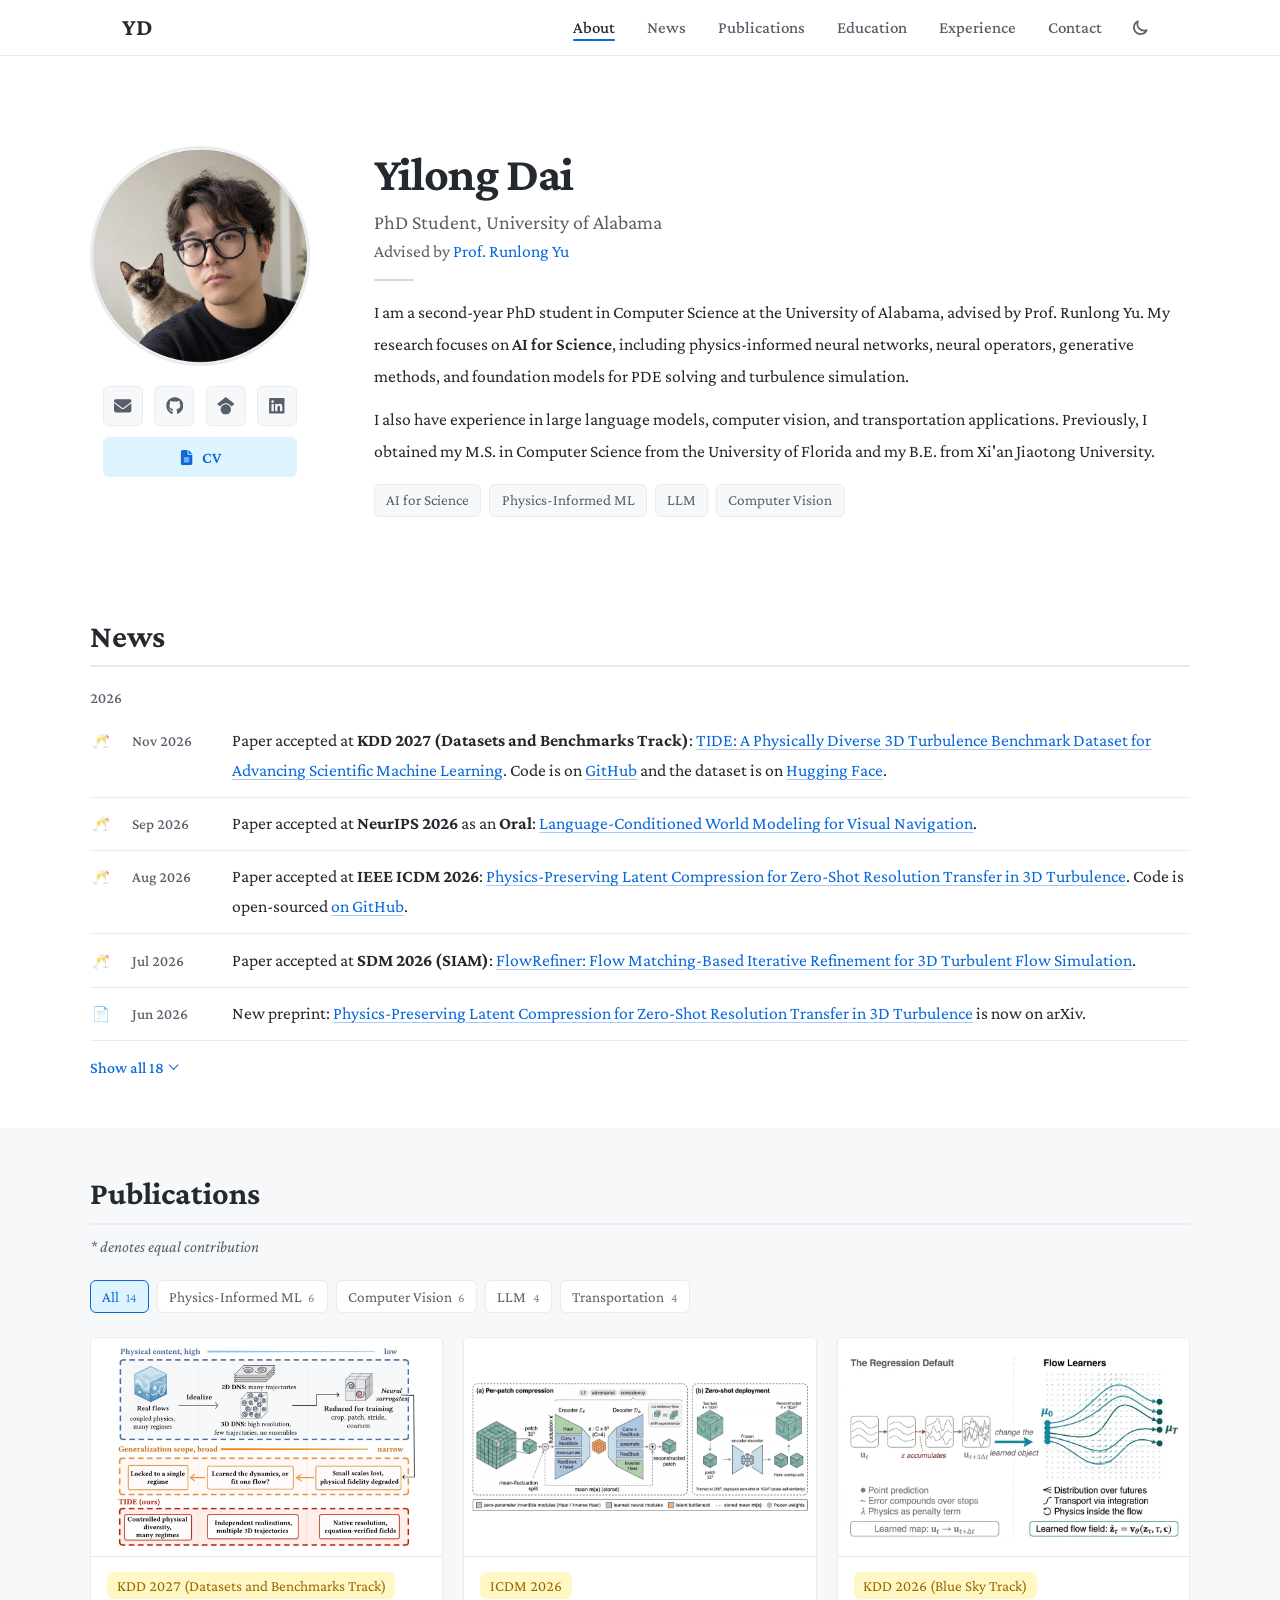
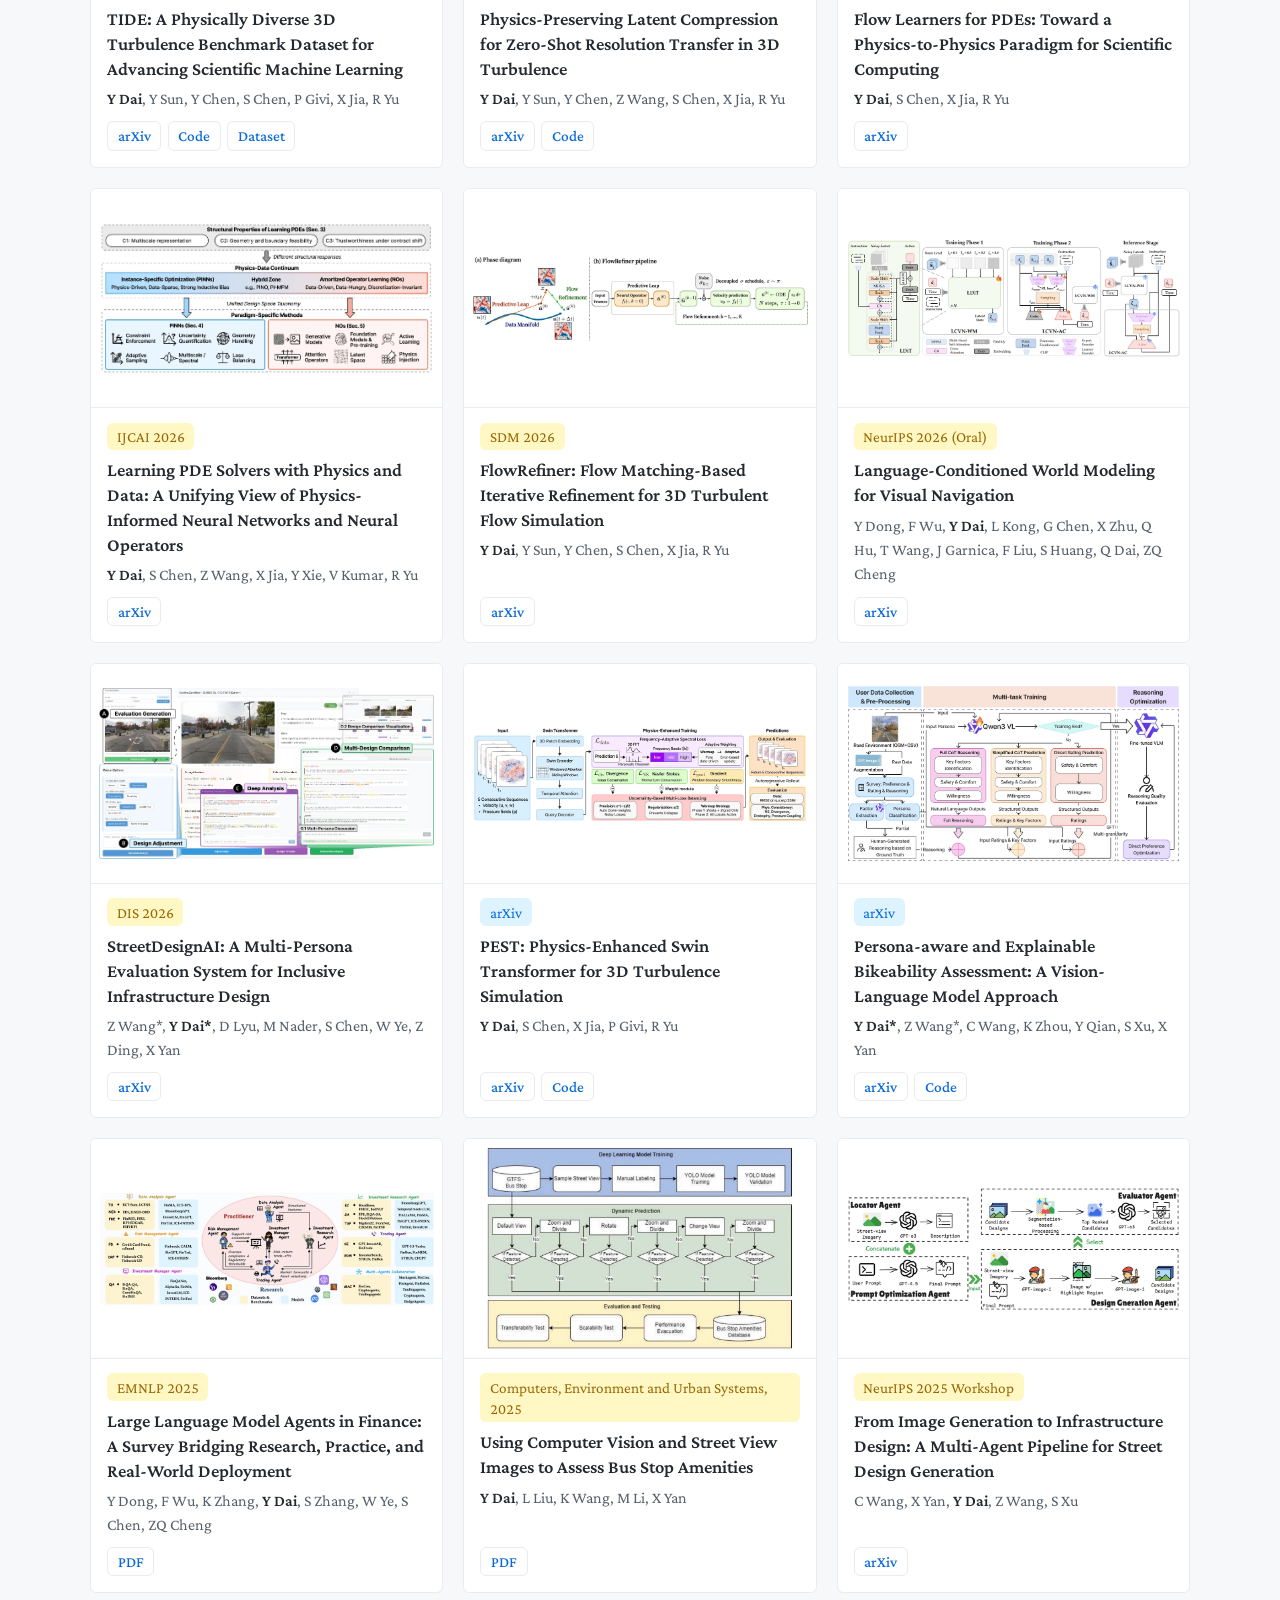
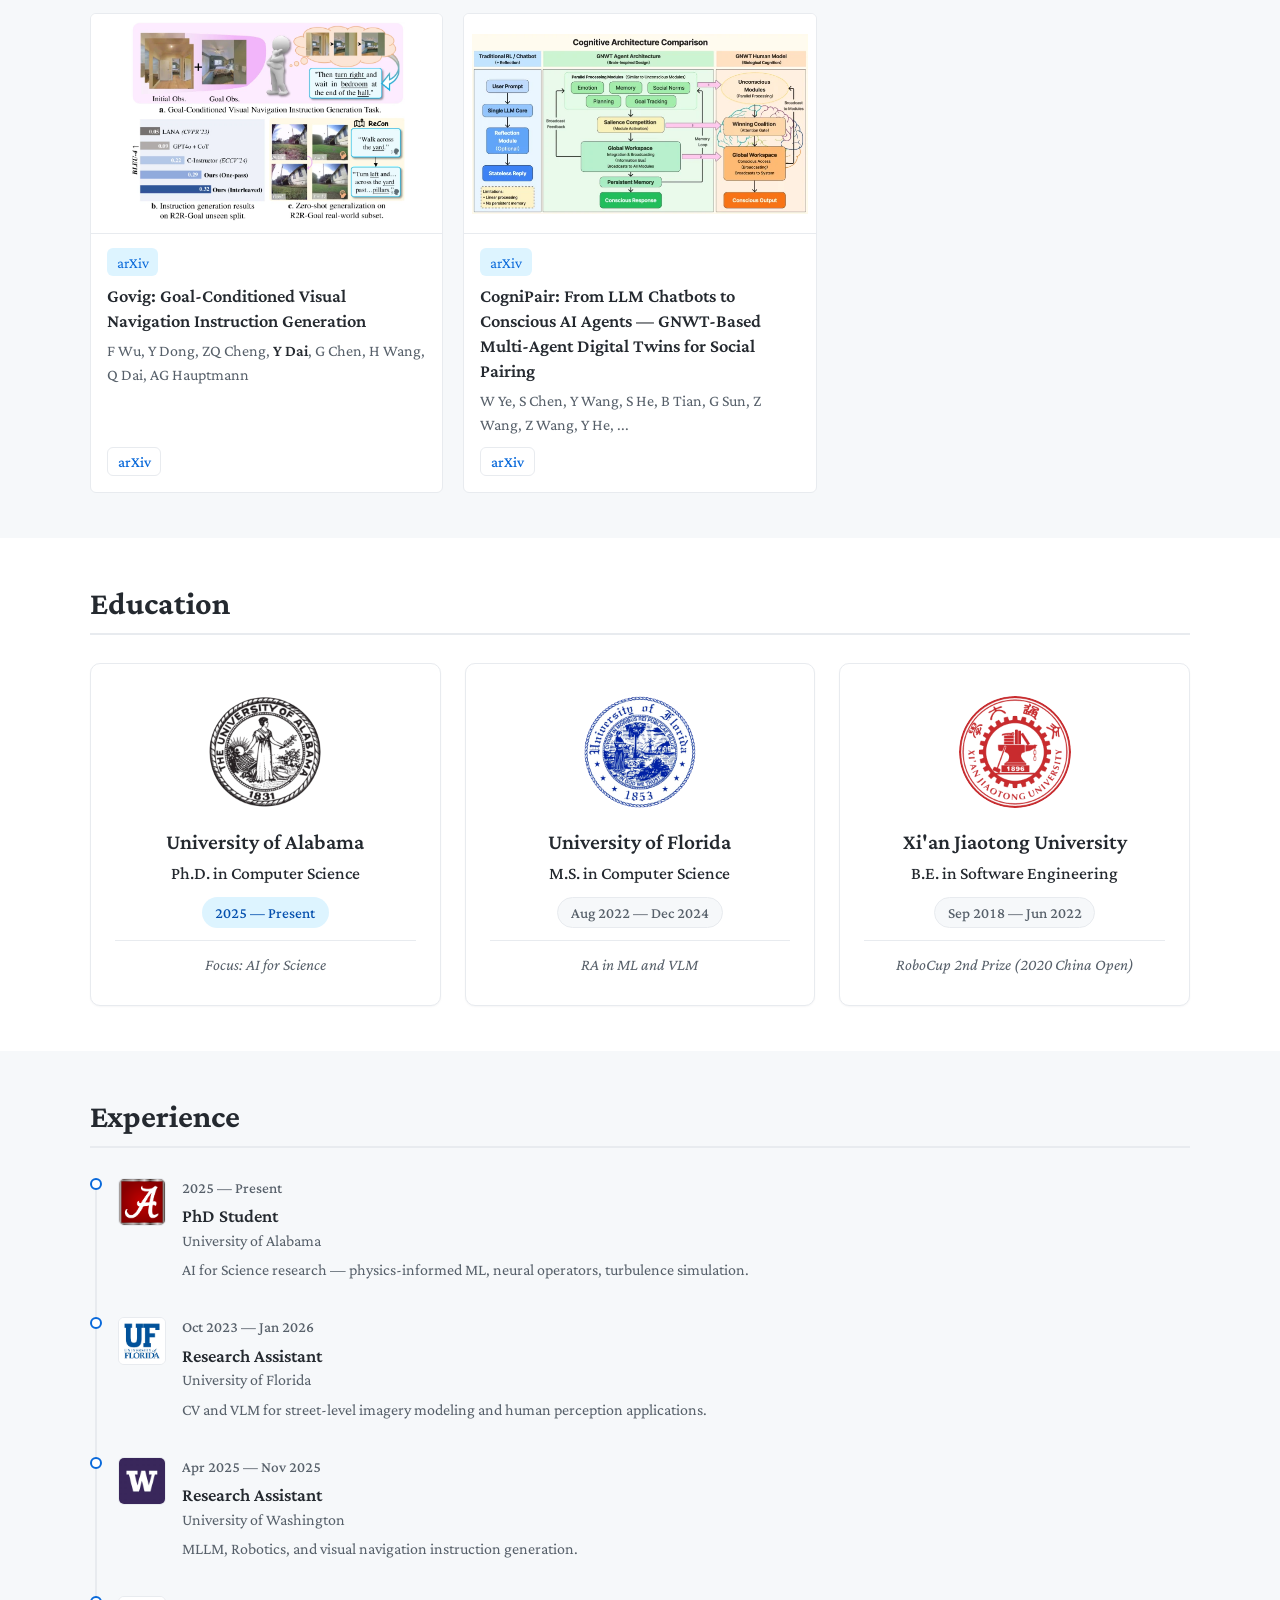
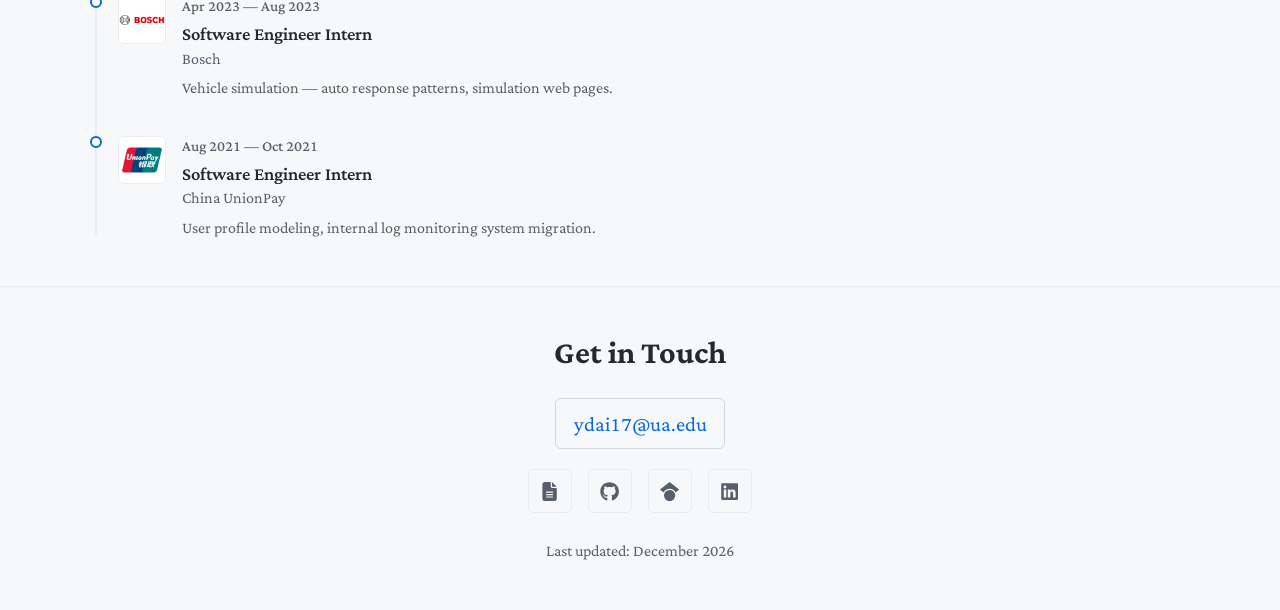
<file: index.html>
<!DOCTYPE html>
<html lang="en">
<head>
  <meta charset="UTF-8">
  <meta name="viewport" content="width=device-width, initial-scale=1.0">
  <title>Yilong Dai — PhD Student, University of Alabama</title>
  <meta name="description" content="Yilong Dai is a PhD student at the University of Alabama, researching AI for Science, Physics-Informed ML, and Large Language Models. Advised by Prof. Runlong Yu.">
  <meta name="author" content="Yilong Dai">
  <meta name="theme-color" content="#ffffff" media="(prefers-color-scheme: light)">
  <meta name="theme-color" content="#0d1117" media="(prefers-color-scheme: dark)">
  <link rel="canonical" href="https://dyloong1.github.io/">
  <script>
    // Runs before first paint: enables JS-only styles and applies a saved theme without a flash.
    (function () {
      var d = document.documentElement;
      d.classList.add('js');
      try {
        var t = localStorage.getItem('theme');
        if (t === 'light' || t === 'dark') d.setAttribute('data-theme', t);
      } catch (e) {}
    })();
  </script>

  <!-- Open Graph -->
  <meta property="og:title" content="Yilong Dai — PhD Student, University of Alabama">
  <meta property="og:description" content="Research in AI for Science, Physics-Informed ML, LLM, and Computer Vision.">
  <meta property="og:type" content="website">
  <meta property="og:url" content="https://dyloong1.github.io/">
  <meta property="og:site_name" content="Yilong Dai">
  <meta property="og:image" content="https://dyloong1.github.io/assets/images/face.jpeg">
  <meta property="og:image:width" content="640">
  <meta property="og:image:height" content="640">
  <meta property="og:image:alt" content="Portrait of Yilong Dai">
  <meta name="twitter:card" content="summary">

  <!-- Fonts -->
  <link rel="preconnect" href="https://fonts.googleapis.com">
  <link rel="preconnect" href="https://fonts.gstatic.com" crossorigin>
  <link href="https://fonts.googleapis.com/css2?family=Crimson+Pro:ital,wght@0,400;0,500;0,600;0,700;1,400;1,500&display=swap" rel="stylesheet">

  <!-- Styles -->
  <link rel="stylesheet" href="css/style.css?v=17">

  <!-- Favicon -->
  <link rel="icon" href="data:image/svg+xml,<svg xmlns='http://www.w3.org/2000/svg' viewBox='0 0 64 64'><rect width='64' height='64' rx='14' fill='%230969da'/><text x='32' y='43' text-anchor='middle' font-family='Georgia,serif' font-weight='700' font-size='29' fill='white'>YD</text></svg>">
</head>
<body>
  <a class="skip-link" href="#main">Skip to content</a>

  <!-- Icons: Font Awesome Free 6.5.1 (CC BY 4.0) by @fontawesome - https://fontawesome.com/license/free; sun/moon are drawn for this site -->
  <svg xmlns="http://www.w3.org/2000/svg" style="display:none">
    <symbol id="i-mail" viewBox="0 0 512 512"><path d="M48 64C21.5 64 0 85.5 0 112c0 15.1 7.1 29.3 19.2 38.4L236.8 313.6c11.4 8.5 27 8.5 38.4 0L492.8 150.4c12.1-9.1 19.2-23.3 19.2-38.4c0-26.5-21.5-48-48-48H48zM0 176V384c0 35.3 28.7 64 64 64H448c35.3 0 64-28.7 64-64V176L294.4 339.2c-22.8 17.1-54 17.1-76.8 0L0 176z"/></symbol>
    <symbol id="i-github" viewBox="0 0 496 512"><path d="M165.9 397.4c0 2-2.3 3.6-5.2 3.6-3.3.3-5.6-1.3-5.6-3.6 0-2 2.3-3.6 5.2-3.6 3-.3 5.6 1.3 5.6 3.6zm-31.1-4.5c-.7 2 1.3 4.3 4.3 4.9 2.6 1 5.6 0 6.2-2s-1.3-4.3-4.3-5.2c-2.6-.7-5.5.3-6.2 2.3zm44.2-1.7c-2.9.7-4.9 2.6-4.6 4.9.3 2 2.9 3.3 5.9 2.6 2.9-.7 4.9-2.6 4.6-4.6-.3-1.9-3-3.2-5.9-2.9zM244.8 8C106.1 8 0 113.3 0 252c0 110.9 69.8 205.8 169.5 239.2 12.8 2.3 17.3-5.6 17.3-12.1 0-6.2-.3-40.4-.3-61.4 0 0-70 15-84.7-29.8 0 0-11.4-29.1-27.8-36.6 0 0-22.9-15.7 1.6-15.4 0 0 24.9 2 38.6 25.8 21.9 38.6 58.6 27.5 72.9 20.9 2.3-16 8.8-27.1 16-33.7-55.9-6.2-112.3-14.3-112.3-110.5 0-27.5 7.6-41.3 23.6-58.9-2.6-6.5-11.1-33.3 2.6-67.9 20.9-6.5 69 27 69 27 20-5.6 41.5-8.5 62.8-8.5s42.8 2.9 62.8 8.5c0 0 48.1-33.6 69-27 13.7 34.7 5.2 61.4 2.6 67.9 16 17.7 25.8 31.5 25.8 58.9 0 96.5-58.9 104.2-114.8 110.5 9.2 7.9 17 22.9 17 46.4 0 33.7-.3 75.4-.3 83.6 0 6.5 4.6 14.4 17.3 12.1C428.2 457.8 496 362.9 496 252 496 113.3 383.5 8 244.8 8zM97.2 352.9c-1.3 1-1 3.3.7 5.2 1.6 1.6 3.9 2.3 5.2 1 1.3-1 1-3.3-.7-5.2-1.6-1.6-3.9-2.3-5.2-1zm-10.8-8.1c-.7 1.3.3 2.9 2.3 3.9 1.6 1 3.6.7 4.3-.7.7-1.3-.3-2.9-2.3-3.9-2-.6-3.6-.3-4.3.7zm32.4 35.6c-1.6 1.3-1 4.3 1.3 6.2 2.3 2.3 5.2 2.6 6.5 1 1.3-1.3.7-4.3-1.3-6.2-2.2-2.3-5.2-2.6-6.5-1zm-11.4-14.7c-1.6 1-1.6 3.6 0 5.9 1.6 2.3 4.3 3.3 5.6 2.3 1.6-1.3 1.6-3.9 0-6.2-1.4-2.3-4-3.3-5.6-2z"/></symbol>
    <symbol id="i-scholar" viewBox="0 0 512 512"><path d="M390.9 298.5c0 0 0 .1 .1 .1c9.2 19.4 14.4 41.1 14.4 64C405.3 445.1 338.5 512 256 512s-149.3-66.9-149.3-149.3c0-22.9 5.2-44.6 14.4-64h0c1.7-3.6 3.6-7.2 5.6-10.7c4.4-7.6 9.4-14.7 15-21.3c27.4-32.6 68.5-53.3 114.4-53.3c33.6 0 64.6 11.1 89.6 29.9c9.1 6.9 17.4 14.7 24.8 23.5c5.6 6.6 10.6 13.8 15 21.3c2 3.4 3.8 7 5.5 10.5zm26.4-18.8c-30.1-58.4-91-98.4-161.3-98.4s-131.2 40-161.3 98.4L0 202.7 256 0 512 202.7l-94.7 77.1z"/></symbol>
    <symbol id="i-linkedin" viewBox="0 0 448 512"><path d="M416 32H31.9C14.3 32 0 46.5 0 64.3v383.4C0 465.5 14.3 480 31.9 480H416c17.6 0 32-14.5 32-32.3V64.3c0-17.8-14.4-32.3-32-32.3zM135.4 416H69V202.2h66.5V416zm-33.2-243c-21.3 0-38.5-17.3-38.5-38.5S80.9 96 102.2 96c21.2 0 38.5 17.3 38.5 38.5 0 21.3-17.2 38.5-38.5 38.5zm282.1 243h-66.4V312c0-24.8-.5-56.7-34.5-56.7-34.6 0-39.9 27-39.9 54.9V416h-66.4V202.2h63.7v29.2h.9c8.9-16.8 30.6-34.5 62.9-34.5 67.2 0 79.7 44.3 79.7 101.9V416z"/></symbol>
    <symbol id="i-arrow-up" viewBox="0 0 384 512"><path d="M214.6 41.4c-12.5-12.5-32.8-12.5-45.3 0l-160 160c-12.5 12.5-12.5 32.8 0 45.3s32.8 12.5 45.3 0L160 141.2V448c0 17.7 14.3 32 32 32s32-14.3 32-32V141.2L329.4 246.6c12.5 12.5 32.8 12.5 45.3 0s12.5-32.8 0-45.3l-160-160z"/></symbol>
    <symbol id="i-file" viewBox="0 0 384 512"><path d="M64 0C28.7 0 0 28.7 0 64V448c0 35.3 28.7 64 64 64H320c35.3 0 64-28.7 64-64V160H256c-17.7 0-32-14.3-32-32V0H64zM256 0V128H384L256 0zM112 256H272c8.8 0 16 7.2 16 16s-7.2 16-16 16H112c-8.8 0-16-7.2-16-16s7.2-16 16-16zm0 64H272c8.8 0 16 7.2 16 16s-7.2 16-16 16H112c-8.8 0-16-7.2-16-16s7.2-16 16-16zm0 64H272c8.8 0 16 7.2 16 16s-7.2 16-16 16H112c-8.8 0-16-7.2-16-16s7.2-16 16-16z"/></symbol>
    <symbol id="i-sun" viewBox="0 0 24 24"><g fill="none" stroke="currentColor" stroke-width="2" stroke-linecap="round"><circle cx="12" cy="12" r="4"/><path d="M12 2v2M12 20v2M2 12h2M20 12h2M4.93 4.93l1.41 1.41M17.66 17.66l1.41 1.41M4.93 19.07l1.41-1.41M17.66 6.34l1.41-1.41"/></g></symbol>
    <symbol id="i-moon" viewBox="0 0 24 24"><path fill="none" stroke="currentColor" stroke-width="2" stroke-linejoin="round" d="M20 14.5A8 8 0 0 1 9.5 4 8 8 0 1 0 20 14.5Z"/></symbol>
  </svg>

  <!-- Navigation -->
  <nav class="nav" id="nav">
    <div class="nav__inner">
      <a href="#about" class="nav__logo" aria-label="Yilong Dai, back to top">YD</a>
      <ul class="nav__links" id="nav-links">
        <li><a href="#about">About</a></li>
        <li><a href="#news">News</a></li>
        <li><a href="#publications">Publications</a></li>
        <li><a href="#education">Education</a></li>
        <li><a href="#experience">Experience</a></li>
        <li><a href="#contact">Contact</a></li>
      </ul>
      <div class="nav__actions">
        <button class="theme-toggle" id="theme-toggle" type="button" aria-label="Switch to dark theme" title="Switch to dark theme">
          <svg class="icon" aria-hidden="true"><use href="#i-moon"/></svg>
        </button>
        <button class="nav__toggle" id="nav-toggle" type="button" aria-label="Open navigation" aria-expanded="false" aria-controls="nav-links">
          <span></span>
          <span></span>
          <span></span>
        </button>
      </div>
    </div>
  </nav>

  <main id="main" tabindex="-1">
  <!-- Hero / About -->
  <section class="hero" id="about">
    <div class="hero__inner">
      <div class="hero__left">
        <div class="avatar">
          <img src="assets/images/face.jpeg" alt="Yilong Dai" width="220" height="220" fetchpriority="high">
        </div>
        <div class="hero__links">
        <div class="social-icons">
          <a href="mailto:ydai17@ua.edu" title="Email" aria-label="Email"><svg class="icon" aria-hidden="true"><use href="#i-mail"/></svg></a>
          <a href="https://github.com/Dyloong1" target="_blank" rel="noopener" title="GitHub" aria-label="GitHub"><svg class="icon" aria-hidden="true"><use href="#i-github"/></svg></a>
          <a href="https://scholar.google.com/citations?user=GsTyeUMAAAAJ&hl=en" target="_blank" rel="noopener" title="Google Scholar" aria-label="Google Scholar"><svg class="icon" aria-hidden="true"><use href="#i-scholar"/></svg></a>
          <a href="https://www.linkedin.com/in/yilong-dai-41489524a" target="_blank" rel="noopener" title="LinkedIn" aria-label="LinkedIn"><svg class="icon" aria-hidden="true"><use href="#i-linkedin"/></svg></a>
        </div>
        <a class="cv-btn" href="assets/Yilong_Dai_CV.pdf" target="_blank" rel="noopener">
          <svg class="icon" aria-hidden="true"><use href="#i-file"/></svg>
          <span>CV</span>
        </a>
        </div>
      </div>
      <div class="hero__right">
        <h1 class="hero__name">Yilong Dai</h1>
        <p class="hero__role">PhD Student, University of Alabama</p>
        <p class="hero__advisor">Advised by <a href="https://runlongyu.github.io/" target="_blank" rel="noopener">Prof. Runlong Yu</a></p>
        <div class="hero__divider"></div>
        <div class="hero__bio">
          <p>I am a second-year PhD student in Computer Science at the University of Alabama, advised by Prof. Runlong Yu. My research focuses on <strong>AI for Science</strong>, including physics-informed neural networks, neural operators, generative methods, and foundation models for PDE solving and turbulence simulation.</p>
          <p>I also have experience in large language models, computer vision, and transportation applications. Previously, I obtained my M.S. in Computer Science from the University of Florida and my B.E. from Xi'an Jiaotong University.</p>
        </div>
        <div class="hero__tags">
          <span class="tag">AI for Science</span>
          <span class="tag">Physics-Informed ML</span>
          <span class="tag">LLM</span>
          <span class="tag">Computer Vision</span>
        </div>
      </div>
    </div>
  </section>

  <!-- News -->
  <section class="section" id="news">
    <div class="section__inner">
      <h2 class="section__title">News</h2>
      <div id="news-list" class="news-list">
        <!-- Rendered by JS from data/news.json -->
      </div>
      <button class="show-all-btn" id="news-toggle" type="button" aria-expanded="false" aria-controls="news-list" hidden>Show all</button>
    </div>
  </section>

  <!-- Publications -->
  <section class="section section--alt" id="publications">
    <div class="section__inner">
      <h2 class="section__title">Publications</h2>
      <p class="section__subtitle">* denotes equal contribution</p>
      <div class="pub-filters" id="pub-filters" role="group" aria-label="Filter publications by topic">
        <!-- Rendered by JS -->
      </div>
      <p class="visually-hidden" id="pub-status" role="status" aria-live="polite"></p>
      <div id="pub-list" class="pub-list">
        <!-- Rendered by JS from data/publications.json -->
      </div>
    </div>
  </section>

  <!-- Education -->
  <section class="section" id="education">
    <div class="section__inner">
      <h2 class="section__title">Education</h2>
      <div class="edu-grid">
        <article class="edu-card fade-in">
          <img class="edu-card__seal" src="assets/images/seals/ua-seal.webp" width="112" height="112" alt="Seal of the University of Alabama" loading="lazy">
          <h3 class="edu-card__school">University of Alabama</h3>
          <p class="edu-card__degree">Ph.D. in Computer Science</p>
          <span class="edu-card__date edu-card__date--current">2025 — Present</span>
          <p class="edu-card__note">Focus: AI for Science</p>
        </article>
        <article class="edu-card fade-in">
          <img class="edu-card__seal" src="assets/images/seals/uf-seal.webp" width="112" height="112" alt="Seal of the University of Florida" loading="lazy">
          <h3 class="edu-card__school">University of Florida</h3>
          <p class="edu-card__degree">M.S. in Computer Science</p>
          <span class="edu-card__date">Aug 2022 — Dec 2024</span>
          <p class="edu-card__note">RA in ML and VLM</p>
        </article>
        <article class="edu-card fade-in">
          <img class="edu-card__seal" src="assets/images/seals/xjtu-emblem.webp" width="112" height="112" alt="Emblem of Xi'an Jiaotong University" loading="lazy">
          <h3 class="edu-card__school">Xi'an Jiaotong University</h3>
          <p class="edu-card__degree">B.E. in Software Engineering</p>
          <span class="edu-card__date">Sep 2018 — Jun 2022</span>
          <p class="edu-card__note">RoboCup 2nd Prize (2020 China Open)</p>
        </article>
      </div>
    </div>
  </section>

  <!-- Experience -->
  <section class="section section--alt" id="experience">
    <div class="section__inner">
      <h2 class="section__title">Experience</h2>
      <div class="timeline">
        <div class="timeline__item fade-in">
          <div class="timeline__dot"></div>
          <div class="timeline__row">
            <img class="timeline__logo" width="48" height="48" loading="lazy" src="assets/images/logos/ua-square-logo.png" alt="University of Alabama">
            <div class="timeline__content">
              <span class="timeline__date">2025 — Present</span>
              <h3 class="timeline__role">PhD Student</h3>
              <p class="timeline__org">University of Alabama</p>
              <p class="timeline__desc">AI for Science research — physics-informed ML, neural operators, turbulence simulation.</p>
            </div>
          </div>
        </div>
        <div class="timeline__item fade-in">
          <div class="timeline__dot"></div>
          <div class="timeline__row">
            <img class="timeline__logo" width="48" height="48" loading="lazy" src="assets/images/logos/University-of-Florida-logo.webp" alt="University of Florida">
            <div class="timeline__content">
              <span class="timeline__date">Oct 2023 — Jan 2026</span>
              <h3 class="timeline__role">Research Assistant</h3>
              <p class="timeline__org">University of Florida</p>
              <p class="timeline__desc">CV and VLM for street-level imagery modeling and human perception applications.</p>
            </div>
          </div>
        </div>
        <div class="timeline__item fade-in">
          <div class="timeline__dot"></div>
          <div class="timeline__row">
            <img class="timeline__logo" width="48" height="48" loading="lazy" src="assets/images/logos/UW-logo-512.png" alt="University of Washington">
            <div class="timeline__content">
              <span class="timeline__date">Apr 2025 — Nov 2025</span>
              <h3 class="timeline__role">Research Assistant</h3>
              <p class="timeline__org">University of Washington</p>
              <p class="timeline__desc">MLLM, Robotics, and visual navigation instruction generation.</p>
            </div>
          </div>
        </div>
        <div class="timeline__item fade-in">
          <div class="timeline__dot"></div>
          <div class="timeline__row">
            <img class="timeline__logo" width="48" height="48" loading="lazy" src="assets/images/logos/bosch.webp" alt="Bosch">
            <div class="timeline__content">
              <span class="timeline__date">Apr 2023 — Aug 2023</span>
              <h3 class="timeline__role">Software Engineer Intern</h3>
              <p class="timeline__org">Bosch</p>
              <p class="timeline__desc">Vehicle simulation — auto response patterns, simulation web pages.</p>
            </div>
          </div>
        </div>
        <div class="timeline__item fade-in">
          <div class="timeline__dot"></div>
          <div class="timeline__row">
            <img class="timeline__logo" width="48" height="48" loading="lazy" src="assets/images/logos/unionpay.webp" alt="China UnionPay">
            <div class="timeline__content">
              <span class="timeline__date">Aug 2021 — Oct 2021</span>
              <h3 class="timeline__role">Software Engineer Intern</h3>
              <p class="timeline__org">China UnionPay</p>
              <p class="timeline__desc">User profile modeling, internal log monitoring system migration.</p>
            </div>
          </div>
        </div>
      </div>
    </div>
  </section>

  </main>

  <!-- Contact / Footer -->
  <footer class="footer" id="contact">
    <div class="footer__inner">
      <h2 class="section__title">Get in Touch</h2>
      <a href="mailto:ydai17@ua.edu" class="footer__email">ydai17@ua.edu</a>
      <div class="footer__icons">
        <a href="assets/Yilong_Dai_CV.pdf" target="_blank" rel="noopener" aria-label="CV (PDF)" title="CV"><svg class="icon" aria-hidden="true"><use href="#i-file"/></svg></a>
        <a href="https://github.com/Dyloong1" target="_blank" rel="noopener" aria-label="GitHub"><svg class="icon" aria-hidden="true"><use href="#i-github"/></svg></a>
        <a href="https://scholar.google.com/citations?user=GsTyeUMAAAAJ&hl=en" target="_blank" rel="noopener" aria-label="Google Scholar"><svg class="icon" aria-hidden="true"><use href="#i-scholar"/></svg></a>
        <a href="https://www.linkedin.com/in/yilong-dai-41489524a" target="_blank" rel="noopener" aria-label="LinkedIn"><svg class="icon" aria-hidden="true"><use href="#i-linkedin"/></svg></a>
      </div>
      <p class="footer__updated">Last updated: <time id="last-updated">November 2026</time></p>
    </div>
  </footer>

  <button class="to-top" id="to-top" type="button" aria-label="Back to top">
    <svg class="icon" aria-hidden="true"><use href="#i-arrow-up"/></svg>
  </button>

  <script src="js/main.js?v=9"></script>
</body>
</html>
</file>
<file: css/style.css>
/* ============================
   CSS Custom Properties
   ============================ */
:root {
  --bg: #ffffff;
  --surface: #f6f8fa;
  --text: #24292f;
  --text-secondary: #57606a;
  --accent: #0969da;
  --accent-dark: #0550ae;
  --accent-warm: #9a6700;
  --border: #d0d7de;
  --border-light: #e8ebef;
  --tag-bg: #ddf4ff;
  --accent-solid: #0969da;      /* filled buttons with white text */
  --venue-bg: #fff8c5;
  --link-underline: rgba(9, 105, 218, 0.35);
  --nav-bg: rgba(255, 255, 255, 0.95);
  --menu-bg: rgba(255, 255, 255, 0.98);
  --shadow-sm: 0 1px 2px rgba(31, 35, 40, 0.04);
  --shadow-md: 0 8px 24px rgba(31, 35, 40, 0.08);
  --figure-filter: none;
  color-scheme: light;
  --font-display: 'Crimson Pro', Georgia, serif;
  --font-body: 'Crimson Pro', Georgia, serif;
  /* Type scale (matches the About section) */
  --fs-text: 1.1rem;      /* reading text: bio, news */
  --fs-meta: 1rem;        /* secondary lines: authors, orgs, degrees */
  --fs-item: 1.15rem;     /* item headings: paper titles, roles, schools */
  --fs-chip: 0.95rem;     /* chips and dates */
  --lh-text: 1.7;
  --radius: 6px;
  --max-width: 1100px;
  --nav-height: 56px;
}

/* Dark theme: follows the system unless the visitor picked a theme with the
   toggle (saved as data-theme on <html>). */
@media (prefers-color-scheme: dark) {
  :root:not([data-theme="light"]) {
    color-scheme: dark;
    --bg: #0d1117;
    --surface: #151b23;
    --text: #e6edf3;
    --text-secondary: #9198a1;
    --accent: #4493f8;
    --accent-dark: #79c0ff;
    --accent-solid: #1f6feb;
    --accent-warm: #d29922;
    --border: #3d444d;
    --border-light: #262c36;
    --tag-bg: rgba(56, 139, 253, 0.15);
    --venue-bg: rgba(187, 128, 9, 0.15);
    --link-underline: rgba(68, 147, 248, 0.4);
    --nav-bg: rgba(13, 17, 23, 0.88);
    --menu-bg: rgba(13, 17, 23, 0.98);
    --shadow-sm: 0 1px 2px rgba(1, 4, 9, 0.6);
    --shadow-md: 0 8px 24px rgba(1, 4, 9, 0.55);
    --figure-filter: brightness(0.92);
  }
}

:root[data-theme="dark"] {
  color-scheme: dark;
  --bg: #0d1117;
  --surface: #151b23;
  --text: #e6edf3;
  --text-secondary: #9198a1;
  --accent: #4493f8;
  --accent-dark: #79c0ff;
  --accent-solid: #1f6feb;
  --accent-warm: #d29922;
  --border: #3d444d;
  --border-light: #262c36;
  --tag-bg: rgba(56, 139, 253, 0.15);
  --venue-bg: rgba(187, 128, 9, 0.15);
  --link-underline: rgba(68, 147, 248, 0.4);
  --nav-bg: rgba(13, 17, 23, 0.88);
  --menu-bg: rgba(13, 17, 23, 0.98);
  --shadow-sm: 0 1px 2px rgba(1, 4, 9, 0.6);
  --shadow-md: 0 8px 24px rgba(1, 4, 9, 0.55);
  --figure-filter: brightness(0.92);
}

/* ============================
   Reset & Base
   ============================ */
*, *::before, *::after {
  margin: 0;
  padding: 0;
  box-sizing: border-box;
}

html {
  scroll-behavior: smooth;
  scroll-padding-top: var(--nav-height);
}

body {
  font-family: var(--font-body);
  font-variant-numeric: lining-nums tabular-nums;
  font-size: 18px;
  line-height: 1.7;
  color: var(--text);
  background-color: var(--bg);
  -webkit-font-smoothing: antialiased;
  -moz-osx-font-smoothing: grayscale;
}

a {
  color: var(--accent);
  text-decoration: none;
  transition: color 0.2s ease;
}

a:hover {
  color: var(--accent-dark);
  text-decoration: underline;
}

img {
  max-width: 100%;
  height: auto;
  display: block;
}

.icon {
  width: 1em;
  height: 1em;
  fill: currentColor;
  display: inline-block;
  flex: none;
}

/* Keyboard focus: a visible ring for keyboard users only */
a:focus-visible,
button:focus-visible {
  outline: 2px solid var(--accent);
  outline-offset: 2px;
  border-radius: 4px;
}

#main:focus {
  outline: none;
}

.skip-link {
  position: absolute;
  left: 1rem;
  top: -100px;
  z-index: 200;
  padding: 0.5rem 1rem;
  background: var(--accent-solid);
  color: #fff;
  border-radius: var(--radius);
  font-weight: 600;
  text-decoration: none;
}

.skip-link:focus {
  top: 0.75rem;
  color: #fff;
  text-decoration: none;
}

.visually-hidden {
  position: absolute;
  width: 1px;
  height: 1px;
  margin: -1px;
  padding: 0;
  overflow: hidden;
  clip: rect(0 0 0 0);
  white-space: nowrap;
  border: 0;
}

.load-error {
  color: var(--text-secondary);
  font-style: italic;
  padding: 0.5rem 0;
}

/* ============================
   Navigation
   ============================ */
.nav {
  position: fixed;
  top: 0;
  left: 0;
  right: 0;
  height: var(--nav-height);
  background: var(--nav-bg);
  backdrop-filter: blur(8px);
  -webkit-backdrop-filter: blur(8px);
  border-bottom: 1px solid var(--border-light);
  z-index: 100;
  transition: box-shadow 0.3s ease;
}

.nav--scrolled {
  box-shadow: 0 1px 3px rgba(0, 0, 0, 0.06);
}

.nav__inner {
  max-width: var(--max-width);
  margin: 0 auto;
  padding: 0 2rem;
  height: 100%;
  display: flex;
  align-items: center;
  justify-content: space-between;
}

.nav__logo {
  font-family: var(--font-display);
  font-size: 1.5rem;
  font-weight: 700;
  color: var(--text);
  letter-spacing: -0.02em;
  text-decoration: none;
}

.nav__logo:hover {
  color: var(--accent);
  text-decoration: none;
}

.nav__links {
  list-style: none;
  display: flex;
  gap: 2rem;
  margin-left: auto;
}

.nav__actions {
  display: flex;
  align-items: center;
  gap: 0.25rem;
  margin-left: 1.25rem;
}

.theme-toggle {
  display: flex;
  align-items: center;
  justify-content: center;
  width: 36px;
  height: 36px;
  font-size: 1.25rem;
  color: var(--text-secondary);
  background: none;
  border: 1px solid transparent;
  border-radius: var(--radius);
  cursor: pointer;
  transition: color 0.2s ease, background 0.2s ease, border-color 0.2s ease;
}

.theme-toggle:hover {
  color: var(--text);
  background: var(--surface);
  border-color: var(--border-light);
}

.nav__links a {
  font-size: 1.05rem;
  font-weight: 500;
  color: var(--text-secondary);
  text-decoration: none;
  transition: color 0.2s ease;
  position: relative;
}

.nav__links a:hover,
.nav__links a.active {
  color: var(--text);
  text-decoration: none;
}

.nav__links a::after {
  content: '';
  position: absolute;
  bottom: -4px;
  left: 0;
  width: 0;
  height: 2px;
  background: var(--accent);
  transition: width 0.3s ease;
  border-radius: 1px;
}

.nav__links a:hover::after,
.nav__links a.active::after {
  width: 100%;
}

/* Hamburger */
.nav__toggle {
  display: none;
  flex-direction: column;
  justify-content: center;
  align-items: center;
  gap: 5px;
  width: 40px;
  height: 40px;
  background: none;
  border: none;
  cursor: pointer;
  padding: 4px;
}

.nav__toggle span {
  display: block;
  width: 22px;
  height: 2px;
  background: var(--text);
  transition: all 0.3s ease;
  border-radius: 2px;
}

.nav__toggle.active span:nth-child(1) {
  transform: rotate(45deg) translate(5px, 5px);
}

.nav__toggle.active span:nth-child(2) {
  opacity: 0;
}

.nav__toggle.active span:nth-child(3) {
  transform: rotate(-45deg) translate(5px, -5px);
}

/* ============================
   Hero / About
   ============================ */
.hero {
  position: relative;
  padding: clamp(80px, 10vh, 120px) 2rem clamp(48px, 6vh, 72px);
  margin-top: var(--nav-height);
}

.hero__inner {
  max-width: var(--max-width);
  margin: 0 auto;
  display: flex;
  gap: clamp(2.5rem, 5vw, 4rem);
  align-items: flex-start;
  position: relative;
}

.hero__left {
  flex: 0 0 auto;
  display: flex;
  flex-direction: column;
  align-items: center;
  gap: 1.25rem;
}

.avatar {
  width: 220px;
  height: 220px;
  border-radius: 50%;
  overflow: hidden;
  border: 3px solid var(--border-light);
}

.avatar img {
  width: 100%;
  height: 100%;
  object-fit: cover;
}

.avatar {
  flex: none;
}

.hero__links {
  display: grid;
  gap: 0.7rem;
  width: max-content;
}

.social-icons {
  display: flex;
  gap: 0.7rem;
}

.cv-btn {
  display: flex;
  align-items: center;
  justify-content: center;
  gap: 0.5rem;
  height: 40px;
  font-size: var(--fs-meta);
  font-weight: 600;
  color: var(--accent);
  background: var(--tag-bg);
  border: 1px solid transparent;
  border-radius: var(--radius);
  text-decoration: none;
  transition: background 0.2s ease, color 0.2s ease, border-color 0.2s ease;
}

.cv-btn .icon {
  font-size: 0.95rem;
}

.cv-btn:hover {
  color: #fff;
  background: var(--accent-solid);
  border-color: var(--accent-solid);
  text-decoration: none;
}

.social-icons a {
  display: flex;
  align-items: center;
  justify-content: center;
  width: 40px;
  height: 40px;
  border-radius: 6px;
  color: var(--text-secondary);
  background: var(--surface);
  border: 1px solid var(--border-light);
  font-size: 1.1rem;
  transition: all 0.2s ease;
  text-decoration: none;
}

.social-icons a:hover {
  color: var(--accent);
  border-color: var(--accent);
  background: var(--tag-bg);
}

.hero__right {
  flex: 1;
  min-width: 0;
}

.hero__name {
  font-family: var(--font-display);
  font-size: clamp(2.25rem, 5vw, 3rem);
  font-weight: 700;
  color: var(--text);
  line-height: 1.15;
  letter-spacing: -0.02em;
}

.hero__role {
  font-size: 1.25rem;
  color: var(--text-secondary);
  margin-top: 0.4rem;
  font-weight: 400;
  line-height: 1.4;
}

.hero__advisor {
  font-size: 1.1rem;
  color: var(--text-secondary);
  margin-top: 0.2rem;
  line-height: 1.4;
}

.hero__advisor a {
  text-decoration: none;
}

.hero__advisor a:hover {
  text-decoration: underline;
}

.hero__divider {
  width: 40px;
  height: 2px;
  background: var(--border);
  border-radius: 1px;
  margin: 1rem 0;
}

.hero__bio {
  font-size: var(--fs-text);
  line-height: 1.8;
  color: var(--text);
}

.hero__bio p {
  margin-bottom: 0.75rem;
}

.hero__bio p:last-child {
  margin-bottom: 0;
}

.hero__bio strong {
  font-weight: 600;
}

.hero__tags {
  display: flex;
  flex-wrap: wrap;
  gap: 0.5rem;
  margin-top: 1rem;
}

.tag {
  font-family: var(--font-body);
  font-size: var(--fs-chip);
  padding: 0.3rem 0.7rem;
  background: var(--surface);
  color: var(--text-secondary);
  border: 1px solid var(--border-light);
  border-radius: var(--radius);
  white-space: nowrap;
  line-height: 1.4;
}

/* ============================
   Sections (shared)
   ============================ */
.section {
  padding: clamp(2.5rem, 5vh, 4rem) 2rem;
}

.section--alt {
  background: var(--surface);
}

.section__inner {
  max-width: var(--max-width);
  margin: 0 auto;
}

.section__title {
  font-family: var(--font-display);
  font-size: 2rem;
  font-weight: 700;
  color: var(--text);
  margin-bottom: 0.25rem;
  line-height: 1.3;
  padding-bottom: 0.5rem;
  border-bottom: 2px solid var(--border-light);
}

.section__subtitle {
  font-size: var(--fs-meta);
  color: var(--text-secondary);
  font-style: italic;
  margin-top: 0.5rem;
  margin-bottom: 1.25rem;
}

/* ============================
   News
   ============================ */
.news-list {
  margin-top: 1.25rem;
}

.news-year {
  margin: 1.6rem 0 0.3rem;
  font-family: var(--font-body);
  font-size: var(--fs-chip);
  font-weight: 500;
  color: var(--text-secondary);
  line-height: 1.5;
}

.news-list > .news-year:first-child {
  margin-top: 0.25rem;
}

.news-year.hidden {
  display: none;
}


.news-item {
  display: flex;
  gap: 1.25rem;
  padding: 0.7rem 0;
  border-bottom: 1px solid var(--border-light);
  align-items: baseline;
}

.news-item:last-child {
  border-bottom: none;
}

.news-item.hidden {
  display: none;
}

.news-icon {
  flex: 0 0 1.4rem;
  font-size: 0.9rem;
  text-align: center;
  line-height: 1.65;
  font-family: "Apple Color Emoji", "Segoe UI Emoji", "Noto Color Emoji", sans-serif;
}

.news-date {
  font-family: var(--font-body);
  font-size: var(--fs-chip);
  color: var(--text-secondary);
  white-space: nowrap;
  flex: 0 0 80px;
  font-weight: 500;
}

.news-text {
  font-size: var(--fs-text);
  line-height: var(--lh-text);
  color: var(--text);
}

.news-text a {
  text-decoration: underline;
  text-decoration-thickness: 1px;
  text-decoration-color: var(--link-underline);
  text-underline-offset: 3px;
  transition: color 0.2s ease, text-decoration-color 0.2s ease;
}

.news-text a:hover {
  text-decoration-color: currentColor;
}

.show-all-btn[hidden] {
  display: none;
}

.show-all-btn {
  display: inline-flex;
  align-items: center;
  gap: 0.35rem;
  margin-top: 0.75rem;
  font-family: var(--font-body);
  font-size: var(--fs-meta);
  font-weight: 500;
  color: var(--accent);
  background: none;
  border: none;
  cursor: pointer;
  padding: 0.4rem 0;
  transition: opacity 0.2s;
}

.show-all-btn::after {
  content: '';
  width: 0.45em;
  height: 0.45em;
  border-right: 1.5px solid currentColor;
  border-bottom: 1.5px solid currentColor;
  transform: translateY(-0.15em) rotate(45deg);
  transition: transform 0.2s ease;
}

.show-all-btn[aria-expanded="true"]::after {
  transform: translateY(0.1em) rotate(-135deg);
}

.show-all-btn:hover {
  opacity: 0.75;
  text-decoration: underline;
}

/* ============================
   Publications
   ============================ */
.pub-filters {
  display: flex;
  flex-wrap: wrap;
  gap: 0.5rem;
  margin-bottom: 1.5rem;
}

.pub-filter {
  font-family: var(--font-body);
  font-size: var(--fs-chip);
  padding: 0.3rem 0.7rem;
  border: 1px solid var(--border-light);
  border-radius: var(--radius);
  background: var(--bg);
  color: var(--text-secondary);
  cursor: pointer;
  transition: all 0.2s ease;
  line-height: 1.4;
}

.pub-filter__count {
  margin-left: 0.4rem;
  font-size: 0.85em;
  color: var(--text-secondary);
  opacity: 0.75;
}

.pub-filter:hover .pub-filter__count,
.pub-filter.active .pub-filter__count {
  color: inherit;
  opacity: 0.8;
}

/* Same hover/active treatment as the About social icons */
.pub-filter:hover,
.pub-filter.active {
  color: var(--accent);
  border-color: var(--accent);
  background: var(--tag-bg);
}

.pub-list {
  display: grid;
  grid-template-columns: repeat(3, minmax(0, 1fr));
  gap: 1.25rem;
}

/* On wide screens the heading and filters stay on the shared column while the
   card grid breaks out symmetrically to 90% of the window, so long titles wrap
   less. Below 1440px the overhang would be too small to read as intentional,
   so the grid lines up with the column instead. */
@media (min-width: 1440px) {
  .pub-list {
    --pub-width: min(90vw, 1440px);
    width: var(--pub-width);
    margin-left: calc((100% - var(--pub-width)) / 2);
  }
}

.pub-card {
  display: flex;
  flex-direction: column;
  border-radius: var(--radius);
  background: var(--bg);
  border: 1px solid var(--border-light);
  overflow: hidden;
  transition: border-color 0.2s ease, box-shadow 0.2s ease, transform 0.2s ease;
}

.pub-card:hover {
  border-color: var(--border);
  box-shadow: var(--shadow-md);
  transform: translateY(-2px);
}

.pub-card.hidden {
  display: none;
}

.pub-thumb-link {
  display: block;
}

/* Thumbnail: gradient placeholder */
.pub-thumb {
  aspect-ratio: 16 / 10;
  display: flex;
  align-items: center;
  justify-content: center;
  font-family: var(--font-body);
  font-size: 0.85rem;
  color: rgba(255,255,255,0.9);
}

.pub-thumb--gradient-0 { background: linear-gradient(135deg, #3b82f6, #1d4ed8); }
.pub-thumb--gradient-1 { background: linear-gradient(135deg, #6366f1, #4338ca); }
.pub-thumb--gradient-2 { background: linear-gradient(135deg, #8b5cf6, #6d28d9); }
.pub-thumb--gradient-3 { background: linear-gradient(135deg, #f59e0b, #d97706); }
.pub-thumb--gradient-4 { background: linear-gradient(135deg, #10b981, #059669); }

.pub-thumb__label {
  text-align: center;
  padding: 0.75rem;
  line-height: 1.3;
  font-weight: 500;
}

/* Thumbnail: real image, shown whole (figures are not cropped) */
.pub-thumb-img {
  aspect-ratio: 16 / 10;
  background: #fff;   /* figures are drawn on white; keep it in dark mode too */
  filter: var(--figure-filter);
  border-bottom: 1px solid var(--border-light);
  padding: 0.5rem;
  display: flex;
  align-items: center;
  justify-content: center;
}

.pub-thumb-img img {
  max-width: 100%;
  max-height: 100%;
  object-fit: contain;
  display: block;
  transition: transform 0.3s ease;
}

.pub-card:hover .pub-thumb-img img {
  transform: scale(1.03);
}

.pub-info {
  flex: 1;
  display: flex;
  flex-direction: column;
  padding: 0.9rem 1rem 1rem;
  min-width: 0;
}

.pub-title {
  font-family: var(--font-body);
  font-size: var(--fs-item);
  font-weight: 600;
  color: var(--text);
  line-height: 1.35;
  margin-bottom: 0.35rem;
}

.pub-title a {
  color: inherit;
  text-decoration: none;
}

.pub-title a:hover {
  color: var(--accent);
  text-decoration: none;
}

.pub-authors {
  font-size: var(--fs-meta);
  color: var(--text-secondary);
  line-height: 1.5;
  margin-bottom: 0.6rem;
}

.pub-authors .me {
  color: var(--text);
  font-weight: 600;
}

.pub-venue {
  align-self: flex-start;
  font-family: var(--font-body);
  font-size: var(--fs-chip);
  padding: 0.2rem 0.6rem;
  border-radius: var(--radius);
  margin-bottom: 0.5rem;
  line-height: 1.4;
}

.pub-venue--published {
  background: var(--venue-bg);
  color: var(--accent-warm);
}

.pub-venue--preprint {
  background: var(--tag-bg);
  color: var(--accent);
}

.pub-links {
  display: flex;
  flex-wrap: wrap;
  gap: 0.4rem;
  margin-top: auto;
  align-items: center;
}

.pub-link {
  font-family: var(--font-body);
  font-size: var(--fs-chip);
  font-weight: 500;
  padding: 0.2rem 0.6rem;
  border: 1px solid var(--border-light);
  border-radius: var(--radius);
  color: var(--accent);
  transition: all 0.2s ease;
  text-decoration: none;
  line-height: 1.4;
}

.pub-link:hover {
  background: var(--accent-solid);
  color: #fff;
  border-color: var(--accent-solid);
  text-decoration: none;
}

/* ============================
   Timeline (Experience)
   ============================ */
.timeline {
  margin-top: 1.5rem;
  position: relative;
  padding-left: 28px;
}

.timeline::before {
  content: '';
  position: absolute;
  left: 5px;
  top: 6px;
  bottom: 6px;
  width: 2px;
  background: var(--border-light);
}

.timeline__item {
  position: relative;
  padding-bottom: 1.75rem;
}

.timeline__item:last-child {
  padding-bottom: 0;
}

.timeline__dot {
  position: absolute;
  left: -28px;
  top: 6px;
  width: 12px;
  height: 12px;
  border-radius: 50%;
  background: var(--bg);
  border: 2px solid var(--accent);
  z-index: 1;
}

.timeline__row {
  display: flex;
  gap: 1rem;
  align-items: flex-start;
}

.timeline__logo {
  flex: 0 0 48px;
  width: 48px;
  height: 48px;
  background: #fff;
  border-radius: var(--radius);
  object-fit: contain;
  border: 1px solid var(--border-light);
  margin-top: 6px;
}

.timeline__date {
  font-family: var(--font-body);
  font-size: var(--fs-chip);
  color: var(--text-secondary);
  font-weight: 500;
}

.timeline__role {
  font-family: var(--font-body);
  font-size: var(--fs-item);
  font-weight: 600;
  color: var(--text);
  margin-top: 0.1rem;
  line-height: 1.35;
}

.timeline__org {
  font-size: var(--fs-meta);
  color: var(--text-secondary);
  margin-top: 0.05rem;
  line-height: 1.35;
}

.timeline__desc {
  font-size: var(--fs-meta);
  color: var(--text-secondary);
  margin-top: 0.3rem;
  line-height: var(--lh-text);
}

/* ============================
   Education
   ============================ */
.edu-grid {
  display: grid;
  grid-template-columns: repeat(3, 1fr);
  gap: 1.5rem;
  margin-top: 1.75rem;
}

.edu-card {
  display: flex;
  flex-direction: column;
  align-items: center;
  text-align: center;
  background: var(--bg);
  border: 1px solid var(--border-light);
  border-radius: 10px;
  padding: 2rem 1.5rem 1.75rem;
  box-shadow: var(--shadow-sm);
  transition: border-color 0.2s ease, box-shadow 0.2s ease, transform 0.2s ease;
}

.edu-card:hover {
  border-color: var(--border);
  box-shadow: var(--shadow-md);
  transform: translateY(-2px);
}

.edu-card__seal {
  width: 112px;
  height: 112px;
  object-fit: contain;
  margin-bottom: 1.25rem;
  border-radius: 50%;
}

/* Seals on a white disc in dark mode, so the black UA seal stays legible */
@media (prefers-color-scheme: dark) {
  :root:not([data-theme="light"]) .edu-card__seal {
    background: #fff;
    padding: 5px;
  }
}

:root[data-theme="dark"] .edu-card__seal {
  background: #fff;
  padding: 5px;
}

.edu-card__school {
  font-family: var(--font-display);
  font-size: 1.35rem;
  font-weight: 600;
  color: var(--text);
  line-height: 1.3;
}

.edu-card__degree {
  font-size: var(--fs-text);
  font-weight: 500;
  color: var(--text);
  margin-top: 0.3rem;
  line-height: 1.4;
}

.edu-card__date {
  display: inline-block;
  font-family: var(--font-body);
  font-size: var(--fs-chip);
  font-weight: 500;
  color: var(--text-secondary);
  background: var(--surface);
  border: 1px solid var(--border-light);
  border-radius: 999px;
  padding: 0.1rem 0.8rem;
  margin-top: 0.75rem;
  margin-bottom: 0.75rem;
}

.edu-card__date--current {
  color: var(--accent-dark);
  background: var(--tag-bg);
  border-color: transparent;
}

.edu-card__note {
  font-size: var(--fs-meta);
  color: var(--text-secondary);
  margin-top: auto;
  padding-top: 0.75rem;
  border-top: 1px solid var(--border-light);
  align-self: stretch;
  font-style: italic;
  line-height: 1.5;
}

@media (prefers-reduced-motion: reduce) {
  .edu-card,
  .edu-card:hover {
    transition: none;
    transform: none;
  }
}

/* ============================
   Footer
   ============================ */
.footer {
  padding: clamp(2.5rem, 5vh, 4rem) 2rem;
  text-align: center;
  background: var(--surface);
  border-top: 1px solid var(--border-light);
  color: var(--text);
}

.footer .section__title {
  color: var(--text);
  border-bottom: none;
}

.footer__inner {
  max-width: var(--max-width);
  margin: 0 auto;
}

.footer__email {
  display: inline-block;
  font-family: var(--font-body);
  font-size: clamp(1.05rem, 2.5vw, 1.3rem);
  color: var(--accent);
  margin-top: 0.75rem;
  padding: 0.45rem 1.1rem;
  border: 1px solid var(--border);
  border-radius: var(--radius);
  transition: all 0.2s ease;
  text-decoration: none;
}

.footer__email:hover {
  background: var(--accent-solid);
  color: #fff;
  border-color: var(--accent-solid);
  text-decoration: none;
}

.footer__icons {
  display: flex;
  justify-content: center;
  gap: 1rem;
  margin-top: 1.25rem;
}

.footer__icons a {
  display: flex;
  align-items: center;
  justify-content: center;
  width: 44px;
  height: 44px;
  border-radius: 6px;
  color: var(--text-secondary);
  border: 1px solid var(--border-light);
  font-size: 1.2rem;
  transition: all 0.2s ease;
  text-decoration: none;
}

.footer__icons a:hover {
  color: var(--accent);
  border-color: var(--accent);
  background: var(--tag-bg);
  text-decoration: none;
}

.footer__updated {
  margin-top: 1.5rem;
  font-size: var(--fs-meta);
  color: var(--text-secondary);
}

/* ============================
   Scroll Animations
   ============================ */
/* Only hide content when JS is running to reveal it again */
.js .fade-in {
  opacity: 0;
  transform: translateY(16px);
  transition: opacity 0.5s ease, transform 0.5s ease;
}

.js .fade-in.visible {
  opacity: 1;
  transform: translateY(0);
}

@media (prefers-reduced-motion: reduce) {
  html {
    scroll-behavior: auto;
  }

  .js .fade-in {
    opacity: 1;
    transform: none;
    transition: none;
  }

  .pub-card,
  .pub-card:hover,
  .pub-thumb-img img,
  .pub-card:hover .pub-thumb-img img {
    transition: none;
    transform: none;
  }
}

/* ============================
   Back to top
   ============================ */
.to-top {
  position: fixed;
  right: 1.5rem;
  bottom: 1.5rem;
  z-index: 90;
  width: 44px;
  height: 44px;
  display: flex;
  align-items: center;
  justify-content: center;
  font-size: 1rem;
  color: var(--text-secondary);
  background: var(--nav-bg);
  border: 1px solid var(--border);
  border-radius: 50%;
  box-shadow: var(--shadow-md);
  cursor: pointer;
  opacity: 0;
  visibility: hidden;
  transform: translateY(8px);
  transition: opacity 0.25s ease, transform 0.25s ease, visibility 0.25s, color 0.2s ease, border-color 0.2s ease;
}

.to-top.is-visible {
  opacity: 1;
  visibility: visible;
  transform: translateY(0);
}

.to-top:hover {
  color: var(--accent);
  border-color: var(--accent);
}

/* ============================
   Responsive
   ============================ */

/* Tablet */
@media (max-width: 1024px) {
  .edu-grid {
    gap: 1rem;
  }

  .edu-card {
    padding: 1.75rem 1rem 1.5rem;
  }

  .pub-list {
    grid-template-columns: repeat(2, minmax(0, 1fr));
  }
}

/* Mobile */
@media (max-width: 640px) {
  .nav__toggle {
    display: flex;
  }

  .nav__actions {
    margin-left: auto;
  }

  .nav__links {
    position: absolute;
    top: var(--nav-height);
    left: 0;
    right: 0;
    flex-direction: column;
    background: var(--menu-bg);
    backdrop-filter: blur(8px);
    -webkit-backdrop-filter: blur(8px);
    padding: 0;
    gap: 0;
    border-bottom: 1px solid var(--border-light);
    max-height: 0;
    overflow: hidden;
    transition: max-height 0.35s ease, padding 0.35s ease;
  }

  .nav__links.open {
    max-height: 400px;
    padding: 0.75rem 0;
  }

  .nav__links li {
    text-align: center;
  }

  .nav__links a {
    display: block;
    padding: 0.6rem 2rem;
    font-size: 1.05rem;
  }

  .nav__links a::after {
    display: none;
  }

  .hero__inner {
    flex-direction: column;
    align-items: center;
    text-align: center;
  }

  .hero__left {
    align-items: center;
  }

  .hero__right {
    display: flex;
    flex-direction: column;
    align-items: center;
  }

  .hero__bio {
    text-align: left;
  }

  .hero__tags {
    justify-content: center;
  }

  .avatar {
    width: 170px;
    height: 170px;
  }

  .news-item {
    display: grid;
    grid-template-columns: auto 1fr;
    grid-template-areas:
      "icon date"
      "text text";
    column-gap: 0.5rem;
    row-gap: 0.2rem;
  }

  .news-icon {
    grid-area: icon;
    flex: none;
  }

  .news-date {
    grid-area: date;
    flex: none;
  }

  .news-text {
    grid-area: text;
  }

  .pub-list {
    grid-template-columns: 1fr;
  }

  .edu-grid {
    grid-template-columns: 1fr;
  }

  .edu-card__seal {
    width: 88px;
    height: 88px;
    margin-bottom: 1rem;
  }

  .timeline {
    padding-left: 0;
  }

  .timeline::before {
    display: none;
  }

  .timeline__dot {
    display: none;
  }

  .timeline__item {
    padding-bottom: 1.25rem;
    border-left: 2px solid var(--accent);
    padding-left: 1rem;
  }

  .to-top {
    right: 1rem;
    bottom: 1rem;
  }
}
</file>
